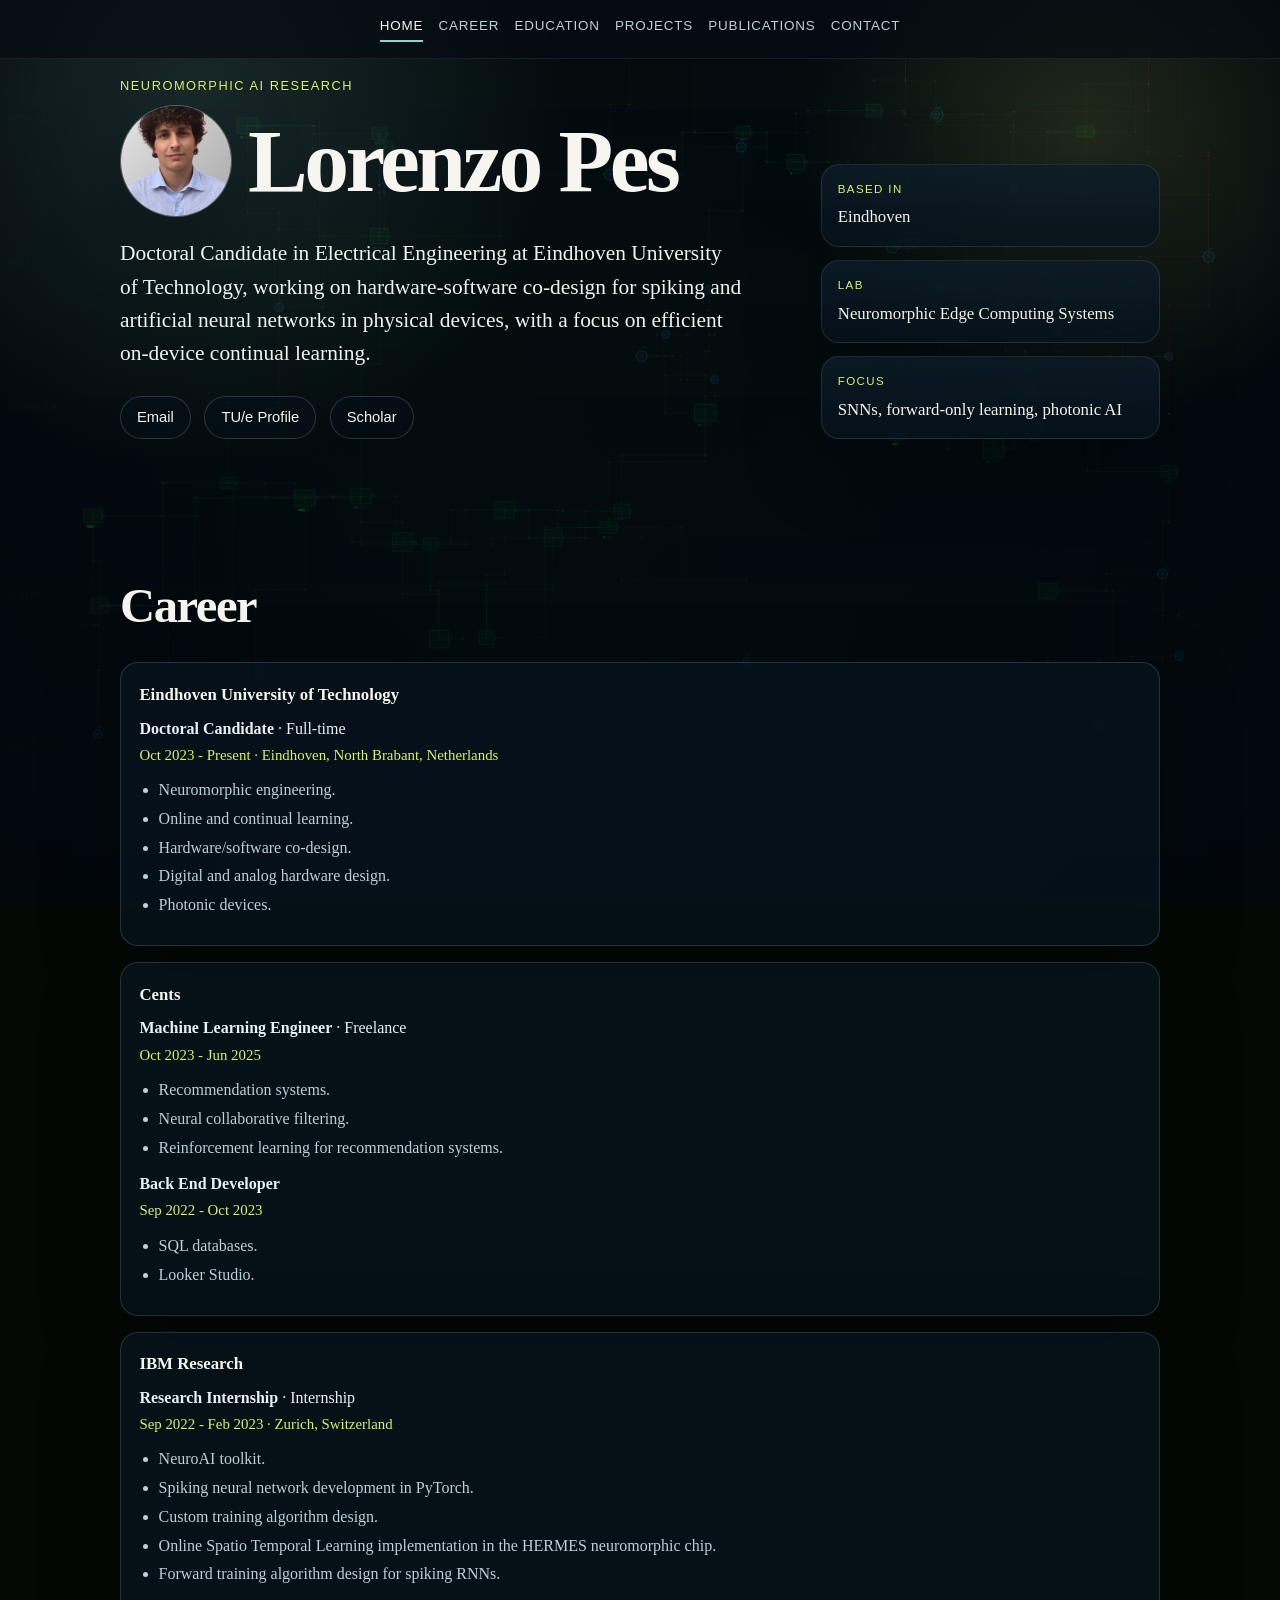
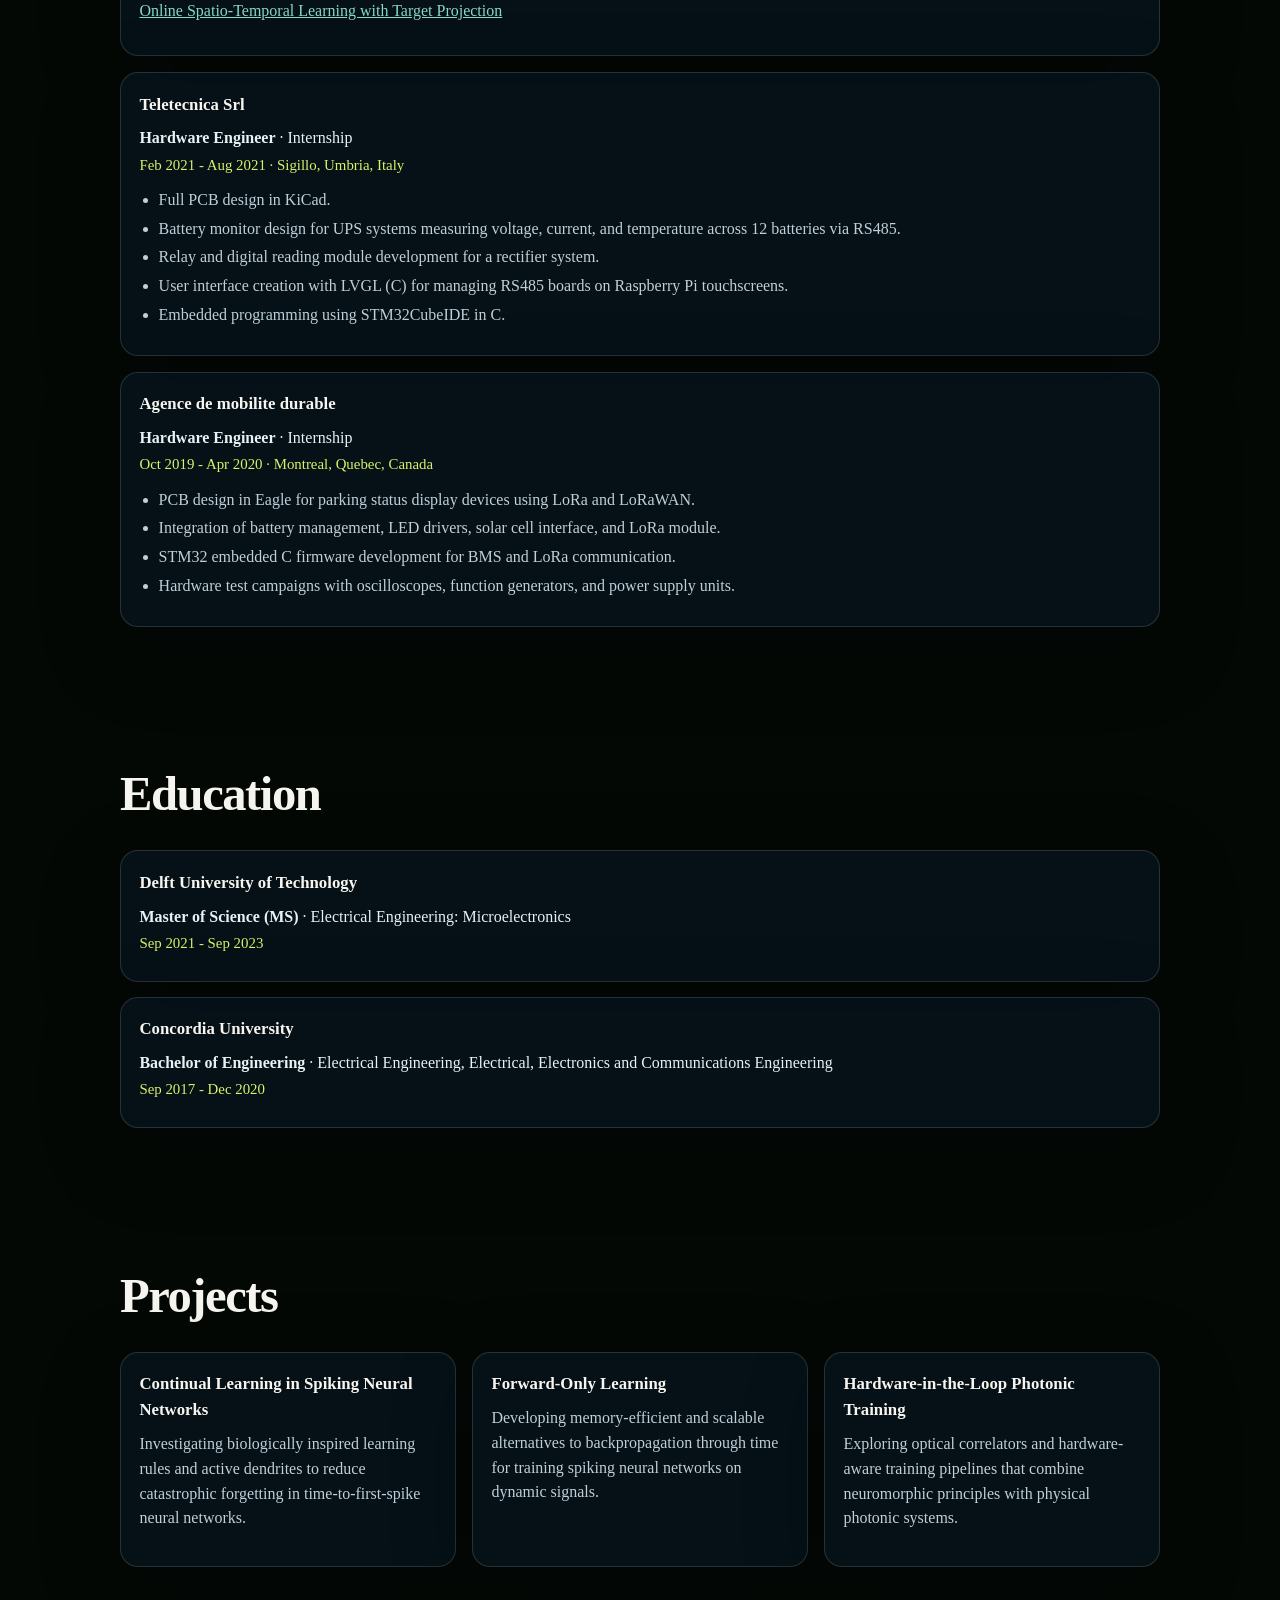
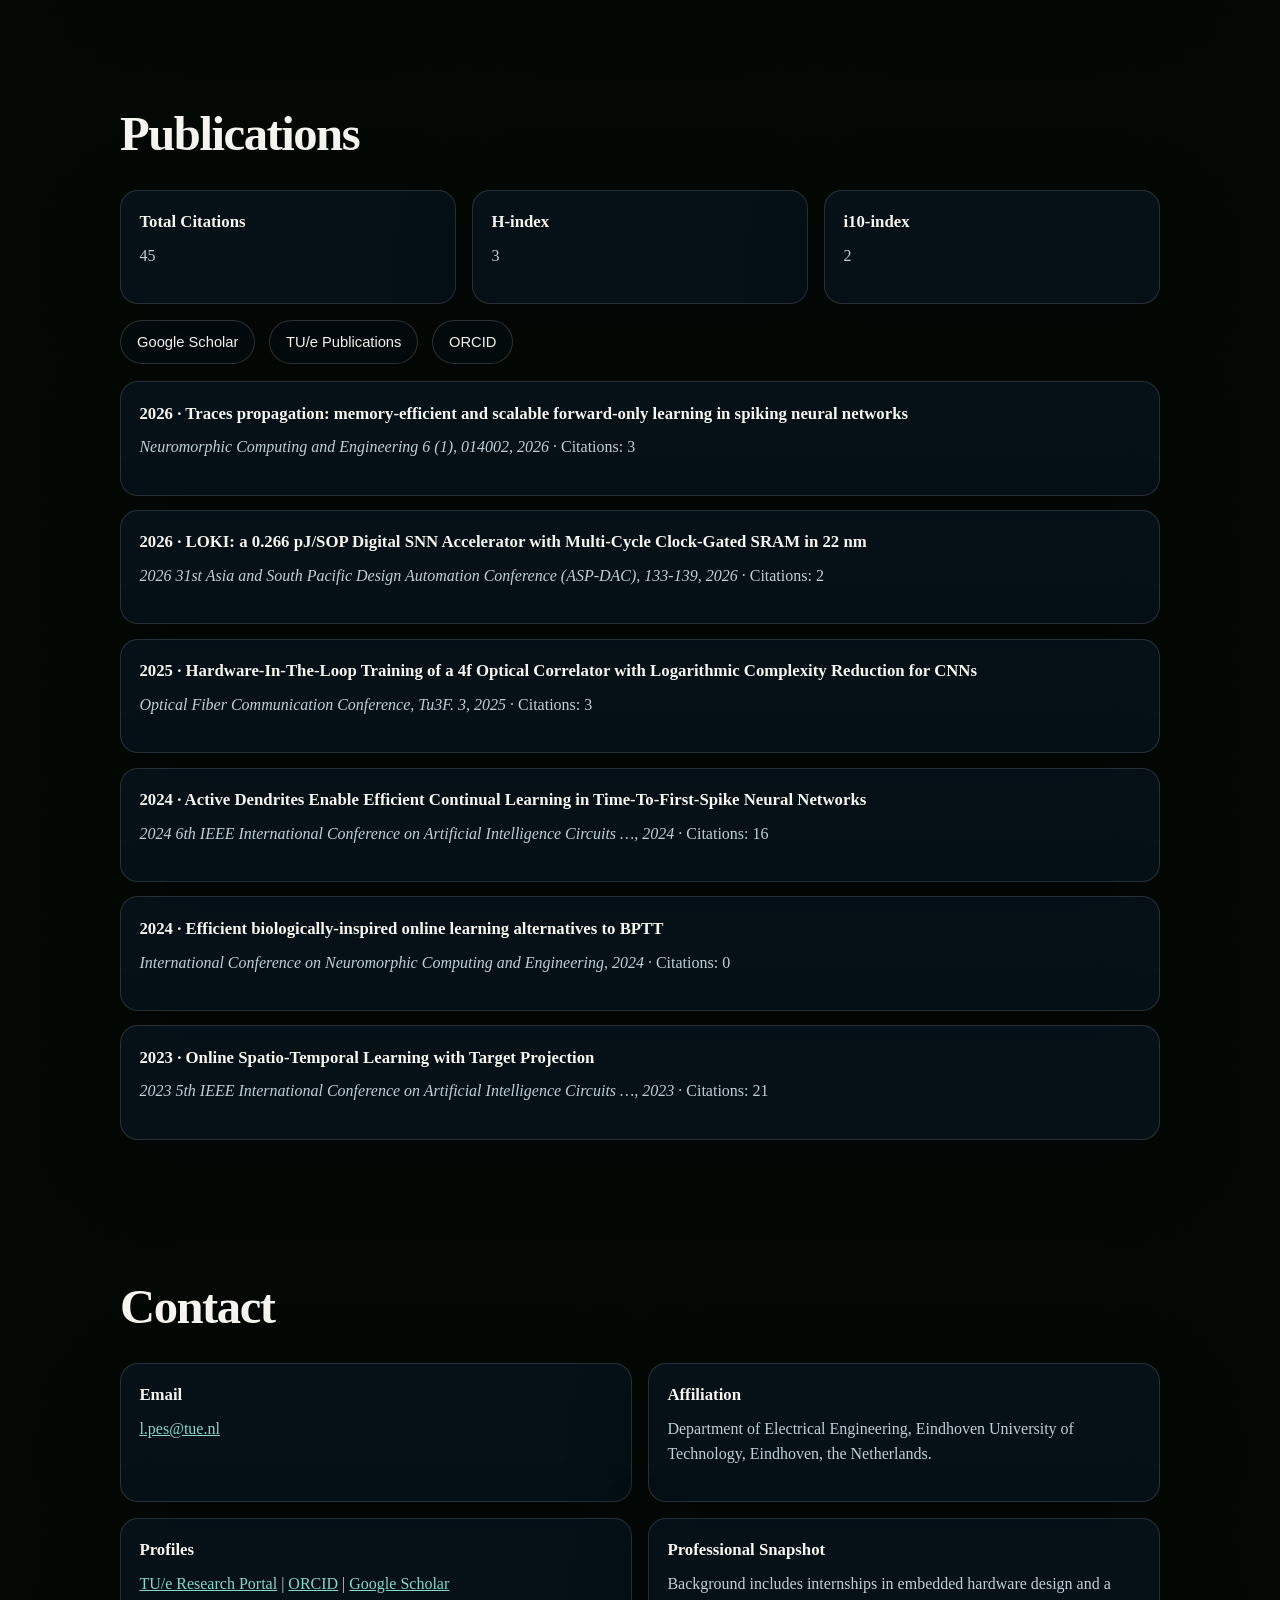
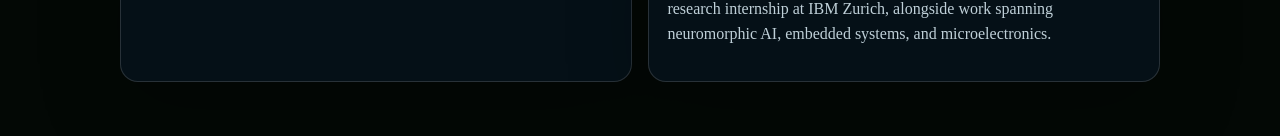
<file: index.html>
<!DOCTYPE html>
<html lang="en">
<head>
  <meta charset="UTF-8">
  <meta name="viewport" content="width=device-width, initial-scale=1.0">
  <title>Lorenzo Pes | Researcher</title>
  <meta name="description" content="Website for Lorenzo Pes, doctoral candidate in Electrical Engineering at Eindhoven University of Technology.">
  <link rel="stylesheet" href="style.css">
</head>
<body>
  <iframe class="neural-desktop" src="neural_bg.html" title="Animated neural background" aria-hidden="true" tabindex="-1"></iframe>
  <div class="global-overlay" aria-hidden="true"></div>

  <header class="topbar">
    <button class="menu-toggle" aria-expanded="false" aria-controls="main-nav">Menu</button>
    <nav id="main-nav" class="main-nav" aria-label="Primary navigation">
      <a href="#home">Home</a>
      <a href="#career">Career</a>
      <a href="#education">Education</a>
      <a href="#projects">Projects</a>
      <a href="#publications">Publications</a>
      <a href="#contacts">Contact</a>
    </nav>
  </header>

  <main>
    <section id="home" class="panel">
      <div class="content">
        <div class="hero-layout">
          <div class="hero-copy">
            <p class="eyebrow">Neuromorphic AI Research</p>
            <div class="hero-identity">
              <img class="profile-photo" src="profile_pic_2.jpeg" alt="Portrait of Lorenzo Pes">
              <h1>Lorenzo Pes</h1>
            </div>
            <p class="lead">Doctoral Candidate in Electrical Engineering at Eindhoven University of Technology, working on hardware-software co-design for spiking and artificial neural networks in physical devices, with a focus on efficient on-device continual learning.</p>
            <div class="hero-links">
              <a href="mailto:l.pes@tue.nl">Email</a>
              <a data-profile-link="tue" href="#">TU/e Profile</a>
              <a data-profile-link="scholar" href="#">Scholar</a>
            </div>
          </div>
          <aside class="hero-aside">
            <div class="hero-panel">
              <p class="hero-label">Based In</p>
              <p class="hero-value">Eindhoven</p>
            </div>
            <div class="hero-panel">
              <p class="hero-label">Lab</p>
              <p class="hero-value">Neuromorphic Edge Computing Systems</p>
            </div>
            <div class="hero-panel">
              <p class="hero-label">Focus</p>
              <p class="hero-value">SNNs, forward-only learning, photonic AI</p>
            </div>
          </aside>
        </div>
      </div>
    </section>

    <section id="career" class="panel">
      <div class="content">
        <h2>Career</h2>
        <div class="list career-list">
          <article class="list-item career-item">
            <h3>Eindhoven University of Technology</h3>
            <p class="career-role"><strong>Doctoral Candidate</strong> · Full-time</p>
            <p class="career-meta">Oct 2023 - Present · Eindhoven, North Brabant, Netherlands</p>
            <ul>
              <li>Neuromorphic engineering.</li>
              <li>Online and continual learning.</li>
              <li>Hardware/software co-design.</li>
              <li>Digital and analog hardware design.</li>
              <li>Photonic devices.</li>
            </ul>
          </article>

          <article class="list-item career-item">
            <h3>Cents</h3>
            <p class="career-role"><strong>Machine Learning Engineer</strong> · Freelance</p>
            <p class="career-meta">Oct 2023 - Jun 2025</p>
            <ul>
              <li>Recommendation systems.</li>
              <li>Neural collaborative filtering.</li>
              <li>Reinforcement learning for recommendation systems.</li>
            </ul>
            <p class="career-role"><strong>Back End Developer</strong></p>
            <p class="career-meta">Sep 2022 - Oct 2023</p>
            <ul>
              <li>SQL databases.</li>
              <li>Looker Studio.</li>
            </ul>
          </article>

          <article class="list-item career-item">
            <h3>IBM Research</h3>
            <p class="career-role"><strong>Research Internship</strong> · Internship</p>
            <p class="career-meta">Sep 2022 - Feb 2023 · Zurich, Switzerland</p>
            <ul>
              <li>NeuroAI toolkit.</li>
              <li>Spiking neural network development in PyTorch.</li>
              <li>Custom training algorithm design.</li>
              <li>Online Spatio Temporal Learning implementation in the HERMES neuromorphic chip.</li>
              <li>Forward training algorithm design for spiking RNNs.</li>
            </ul>
            <p><a href="https://research.ibm.com/publications/online-spatio-temporal-learning-with-target-projection">Online Spatio-Temporal Learning with Target Projection</a></p>
          </article>

          <article class="list-item career-item">
            <h3>Teletecnica Srl</h3>
            <p class="career-role"><strong>Hardware Engineer</strong> · Internship</p>
            <p class="career-meta">Feb 2021 - Aug 2021 · Sigillo, Umbria, Italy</p>
            <ul>
              <li>Full PCB design in KiCad.</li>
              <li>Battery monitor design for UPS systems measuring voltage, current, and temperature across 12 batteries via RS485.</li>
              <li>Relay and digital reading module development for a rectifier system.</li>
              <li>User interface creation with LVGL (C) for managing RS485 boards on Raspberry Pi touchscreens.</li>
              <li>Embedded programming using STM32CubeIDE in C.</li>
            </ul>
          </article>

          <article class="list-item career-item">
            <h3>Agence de mobilite durable</h3>
            <p class="career-role"><strong>Hardware Engineer</strong> · Internship</p>
            <p class="career-meta">Oct 2019 - Apr 2020 · Montreal, Quebec, Canada</p>
            <ul>
              <li>PCB design in Eagle for parking status display devices using LoRa and LoRaWAN.</li>
              <li>Integration of battery management, LED drivers, solar cell interface, and LoRa module.</li>
              <li>STM32 embedded C firmware development for BMS and LoRa communication.</li>
              <li>Hardware test campaigns with oscilloscopes, function generators, and power supply units.</li>
            </ul>
          </article>
        </div>
      </div>
    </section>

    <section id="education" class="panel">
      <div class="content">
        <h2>Education</h2>
        <div class="list">
          <article class="list-item career-item">
            <h3>Delft University of Technology</h3>
            <p class="career-role"><strong>Master of Science (MS)</strong> · Electrical Engineering: Microelectronics</p>
            <p class="career-meta">Sep 2021 - Sep 2023</p>
          </article>
          <article class="list-item career-item">
            <h3>Concordia University</h3>
            <p class="career-role"><strong>Bachelor of Engineering</strong> · Electrical Engineering, Electrical, Electronics and Communications Engineering</p>
            <p class="career-meta">Sep 2017 - Dec 2020</p>
          </article>
        </div>
      </div>
    </section>

    <section id="projects" class="panel">
      <div class="content">
        <h2>Projects</h2>
        <div class="card-grid">
          <article class="card">
            <h3>Continual Learning in Spiking Neural Networks</h3>
            <p>Investigating biologically inspired learning rules and active dendrites to reduce catastrophic forgetting in time-to-first-spike neural networks.</p>
          </article>
          <article class="card">
            <h3>Forward-Only Learning</h3>
            <p>Developing memory-efficient and scalable alternatives to backpropagation through time for training spiking neural networks on dynamic signals.</p>
          </article>
          <article class="card">
            <h3>Hardware-in-the-Loop Photonic Training</h3>
            <p>Exploring optical correlators and hardware-aware training pipelines that combine neuromorphic principles with physical photonic systems.</p>
          </article>
        </div>
      </div>
    </section>

    <section id="publications" class="panel">
      <div class="content">
        <h2>Publications</h2>
        <div class="card-grid three-up publication-metrics" id="publication-metrics">
          <article class="card">
            <h3>Total Citations</h3>
            <p>Loading...</p>
          </article>
          <article class="card">
            <h3>H-index</h3>
            <p>Loading...</p>
          </article>
          <article class="card">
            <h3>i10-index</h3>
            <p>Loading...</p>
          </article>
        </div>
        <div class="hero-links publication-links">
          <a data-profile-link="scholar" href="#">Google Scholar</a>
          <a data-profile-link="tue" href="#">TU/e Publications</a>
          <a data-profile-link="orcid" href="#">ORCID</a>
        </div>
        <div class="list" id="publication-list">
          <article class="list-item">
            <h3>Loading publications...</h3>
            <p>Please wait while the latest records are fetched.</p>
          </article>
        </div>
      </div>
    </section>

    <section id="contacts" class="panel">
      <div class="content">
        <h2>Contact</h2>
        <div class="card-grid two-up">
          <article class="card">
            <h3>Email</h3>
            <p><a href="mailto:l.pes@tue.nl">l.pes@tue.nl</a></p>
          </article>
          <article class="card">
            <h3>Affiliation</h3>
            <p>Department of Electrical Engineering, Eindhoven University of Technology, Eindhoven, the Netherlands.</p>
          </article>
          <article class="card">
            <h3>Profiles</h3>
            <p><a data-profile-link="tue" href="#">TU/e Research Portal</a> | <a data-profile-link="orcid" href="#">ORCID</a> | <a data-profile-link="scholar" href="#">Google Scholar</a></p>
          </article>
          <article class="card">
            <h3>Professional Snapshot</h3>
            <p>Background includes internships in embedded hardware design and a research internship at IBM Zurich, alongside work spanning neuromorphic AI, embedded systems, and microelectronics.</p>
          </article>
        </div>
      </div>
    </section>
  </main>

  <script>
    const menuToggle = document.querySelector('.menu-toggle');
    const nav = document.querySelector('.main-nav');
    const links = [...document.querySelectorAll('.main-nav a')];
    const sections = [...document.querySelectorAll('main section')];
    const publicationList = document.querySelector('#publication-list');
    const publicationMetrics = document.querySelector('#publication-metrics');
    const profileLinks = [...document.querySelectorAll('[data-profile-link]')];

    menuToggle.addEventListener('click', () => {
      const expanded = menuToggle.getAttribute('aria-expanded') === 'true';
      menuToggle.setAttribute('aria-expanded', String(!expanded));
      nav.classList.toggle('open');
    });

    links.forEach((link) => {
      link.addEventListener('click', () => {
        nav.classList.remove('open');
        menuToggle.setAttribute('aria-expanded', 'false');
      });
    });

    const observer = new IntersectionObserver((entries) => {
      entries.forEach((entry) => {
        if (!entry.isIntersecting) return;
        const id = entry.target.getAttribute('id');
        links.forEach((link) => {
          const active = link.getAttribute('href') === `#${id}`;
          link.classList.toggle('active', active);
        });
      });
    }, { rootMargin: '0px 0px -50% 0px', threshold: 0 });

    sections.forEach((section) => observer.observe(section));

    const scholarDataUrl = './data/scholar.json';
    const scholarSearchUrl = 'https://scholar.google.com/scholar?q=%22Lorenzo%20Pes%22';
    const tueProfileUrl = 'https://research.tue.nl/en/persons/lorenzo-pes';
    const orcidUrl = 'https://orcid.org/0000-0002-8151-9327';
    const fallbackProfile = {
      scholar_url: scholarSearchUrl,
      tue_url: tueProfileUrl,
      orcid: orcidUrl
    };
    const fallbackPublications = [
      {
        year: 2024,
        title: 'Online Spatio-Temporal Learning with Target Projection',
        venue: 'IBM Research',
        citations: null,
        url: 'https://research.ibm.com/publications/online-spatio-temporal-learning-with-target-projection'
      }
    ];

    const formatNumber = (value) => new Intl.NumberFormat('en-US').format(value || 0);

    const setProfileLinks = (profile) => {
      const linksByType = {
        scholar: profile?.scholar_url || scholarSearchUrl,
        tue: profile?.tue_url || tueProfileUrl,
        orcid: profile?.orcid || orcidUrl
      };

      profileLinks.forEach((link) => {
        const profileType = link.dataset.profileLink;
        const href = linksByType[profileType];
        if (href) link.href = href;
      });
    };

    setProfileLinks(fallbackProfile);

    const setMetrics = (profile, hasLiveMetrics = false) => {
      if (!publicationMetrics) return;
      const metrics = [
        { label: 'Total Citations', value: hasLiveMetrics ? formatNumber(profile?.citedby) : 'Profile link' },
        { label: 'H-index', value: hasLiveMetrics ? String(profile?.hindex ?? 0) : 'Profile link' },
        { label: 'i10-index', value: hasLiveMetrics ? String(profile?.i10index ?? 0) : 'Profile link' }
      ];

      publicationMetrics.innerHTML = metrics.map((metric) => `
        <article class="card">
          <h3>${metric.label}</h3>
          <p>${metric.value}</p>
        </article>
      `).join('');
    };

    const renderPublications = (works) => {
      if (!publicationList) return;
      if (!works.length) {
        publicationList.innerHTML = `
          <article class="list-item">
            <h3>No publications found</h3>
            <p>Try the Google Scholar link above for the latest list.</p>
          </article>
        `;
        return;
      }

      publicationList.innerHTML = works.map((work) => {
        const year = work.year || 'n.d.';
        const title = work.title || 'Untitled';
        const venue = work.venue || 'Venue not specified';
        const citations = work.citations;
        const url = work.url;
        const citationsText = citations == null ? 'Citations unavailable' : `Citations: ${formatNumber(citations)}`;

        return `
          <article class="list-item">
            <h3>${year} · ${title}</h3>
            <p><em>${venue}</em> · ${citationsText}</p>
            ${url ? `<p><a href="${url}">View publication</a></p>` : ''}
          </article>
        `;
      }).join('');
    };

    const renderPublicationError = () => {
      if (!publicationList || !publicationMetrics) return;
      publicationMetrics.innerHTML = `
        <article class="card"><h3>Total Citations</h3><p>Unavailable</p></article>
        <article class="card"><h3>H-index</h3><p>Unavailable</p></article>
        <article class="card"><h3>i10-index</h3><p>Unavailable</p></article>
      `;
      publicationList.innerHTML = `
        <article class="list-item">
          <h3>Scholar snapshot unavailable</h3>
          <p>The profile links above are still available for direct access.</p>
        </article>
      `;
    };

    const loadPublications = async () => {
      try {
        const response = await fetch(`${scholarDataUrl}?v=${Date.now()}`, { cache: 'no-store' });
        if (!response.ok) throw new Error('Failed to load Scholar snapshot');
        const scholarData = await response.json();

        const publications = Array.isArray(scholarData.publications) && scholarData.publications.length
          ? scholarData.publications
          : fallbackPublications;
        const hasLiveMetrics = Boolean(
          scholarData?.generated_at &&
          scholarData?.profile &&
          ['citedby', 'hindex', 'i10index'].some((key) => scholarData.profile[key] != null)
        );

        setMetrics(scholarData.profile || fallbackProfile, hasLiveMetrics);
        setProfileLinks(scholarData.profile || fallbackProfile);
        renderPublications(publications);
      } catch (error) {
        setMetrics(fallbackProfile, false);
        setProfileLinks(fallbackProfile);
        renderPublications(fallbackPublications);
      }
    };

    loadPublications();
  </script>
</body>
</html>
</file>
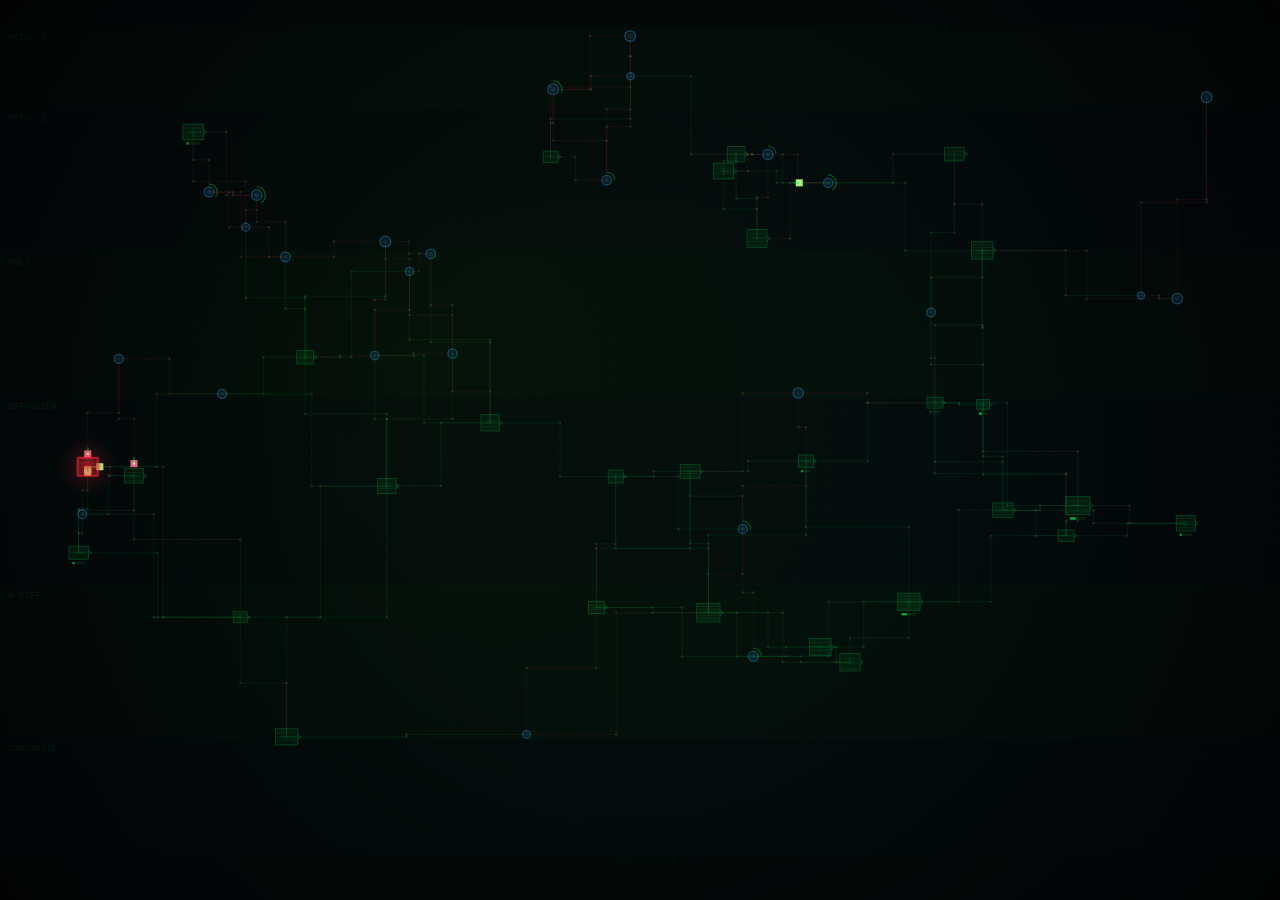
<file: neural_bg.html>
<!DOCTYPE html>
<html lang="en">
<head>
<meta charset="UTF-8">
<style>
  * { margin: 0; padding: 0; box-sizing: border-box; }
  html, body { width: 100%; height: 100%; overflow: hidden; background: #030805; }
  canvas { display: block; position: fixed; inset: 0; width: 100%; height: 100%; }
  .content { position: relative; z-index: 10; height: 100vh; pointer-events: none; }
</style>
</head>
<body>
<canvas id="c"></canvas>
<div class="content"></div>
<script>
// ═══════════════════════════════════════════════════════════════════
//  NEUROMORPHIC CIRCUIT BACKGROUND
//  Cortical topology rendered as silicon / PCB aesthetic:
//  - IC chip pads for pyramidal cells
//  - Via holes for interneurons
//  - Manhattan-routed PCB traces for axons
//  - Square-wave spikes, capacitor charge bars
//  - Silicon process layer bands (M1, M2, Poly, Diffusion)
//  - Nodes-of-Ranvier as bright junction dots
// ═══════════════════════════════════════════════════════════════════

const canvas = document.getElementById('c');
const ctx    = canvas.getContext('2d');
let W, H;

// ── Palette ───────────────────────────────────────────────────
const P = {
  bg:          '#030805',
  gridLine:    'rgba(0,255,65,0.03)',
  layerBand0:  'rgba(0,255,65,0.018)',
  layerBand1:  'rgba(0,150,255,0.013)',
  traceExc:    [0,   220,  80],   // excitatory trace: PCB green
  traceInh:    [255,  50,  80],   // inhibitory: red reset line
  traceLong:   [40,  160, 255],   // long-range: metal-2 blue
  padPyra:     [0,   200,  70],   // pyramidal chip pad
  padInter:    [40,  180, 255],   // interneuron via
  padRefract:  [255,  40,  60],   // refractory (discharged)
  pulseExc:    [180, 255, 120],   // excitatory spike head
  pulseInh:    [255, 100, 130],   // inhibitory spike head
  pulseTrail:  [0,   255,  80],   // fading trace
  gateGlow:    [0,   255,  80],   // transistor gate glow
  interGlow:   [80,  200, 255],
  capCharge:   [0,   230,  80],
  scopeWave:   [0,   255,  80],
  junctionDot: [200, 255, 150],
  labelCol:    'rgba(0,255,65,0.18)',
  etchLine:    'rgba(0,255,65,0.07)',
  viaRing:     'rgba(40,180,255,0.5)',
};

// ── Cortical / silicon process layers ─────────────────────────
const LAYER_DEFS = [
  { name:'M2',   label:'METAL-2',    yFrac:[0.03,0.12], density:0.25, pyraFrac:0.2  },
  { name:'M1',   label:'METAL-1',    yFrac:[0.12,0.28], density:0.9,  pyraFrac:0.65 },
  { name:'POLY', label:'POLY',       yFrac:[0.28,0.44], density:0.75, pyraFrac:0.15 },
  { name:'DIFF', label:'DIFFUSION',  yFrac:[0.44,0.65], density:1.0,  pyraFrac:0.8  },
  { name:'NDIF', label:'N-DIFF',     yFrac:[0.65,0.82], density:0.55, pyraFrac:0.55 },
  { name:'SUB',  label:'SUBSTRATE',  yFrac:[0.82,0.95], density:0.12, pyraFrac:0.0  },
];

const TOTAL_NEURONS = 72;
const SPEED         = 0.0012;
const REFRACTORY    = 48;

let neurons = [], edges = [], traceSegs = [];
let bgGrad  = null, gridCanvas = null;

// ── Build graph ────────────────────────────────────────────────
function buildGraph() {
  neurons=[]; edges=[]; traceSegs=[]; bgGrad=null;

  LAYER_DEFS.forEach((layer, li) => {
    if (layer.name==='SUB') return;
    const yMin=H*layer.yFrac[0], yMax=H*layer.yFrac[1];
    const count=Math.round(TOTAL_NEURONS*layer.density/4.5);
    for (let i=0; i<count; i++) {
      const isPyra = Math.random()<layer.pyraFrac;
      const r      = isPyra ? 5+Math.random()*3.5 : 3.5+Math.random()*2;
      neurons.push({
        id:      neurons.length,
        x:       W*0.04+Math.random()*(W*0.92),
        y:       yMin+Math.random()*(yMax-yMin),
        r, isPyra, layer: li,
        v:       Math.random()*0.2,
        refract: 0,
        glow:    0,
        thresh:  isPyra ? 0.60+Math.random()*0.12 : 0.55+Math.random()*0.10,
        leak:    0.00042+Math.random()*0.0004,
        // chip-pad geometry
        padW:    isPyra ? r*2.4+Math.random()*4 : r*2,
        padH:    isPyra ? r*2.0+Math.random()*3 : r*2,
        // etched internal pattern seed
        etchSeed: Math.random(),
        // capacitor charge history for scope
        vHistory: new Float32Array(24),
        vCursor:  0,
      });
    }
  });

  // Manhattan-routed connections
  neurons.forEach(ni => {
    const candidates = neurons
      .filter(nj=>nj.id!==ni.id)
      .map(nj=>({nj, d:Math.hypot(nj.x-ni.x,nj.y-ni.y), dL:Math.abs(nj.layer-ni.layer)}))
      .filter(e=> ni.isPyra ? e.d<W*0.42&&e.dL<=3 : e.d<W*0.18&&e.dL<=2)
      .sort((a,b)=>a.d-b.d);

    const k = ni.isPyra ? 3+Math.floor(Math.random()*4) : 2+Math.floor(Math.random()*3);
    for (let c=0; c<Math.min(k,candidates.length); c++) {
      const {nj,d,dL}=candidates[c];
      if (edges.find(e=>(e.a===ni.id&&e.b===nj.id)||(e.a===nj.id&&e.b===ni.id))) continue;
      const seg = makeManhattanRoute(ni.x,ni.y,nj.x,nj.y);
      edges.push({
        a:ni.id, b:nj.id,
        w: ni.isPyra ? 0.18+Math.random()*0.18 : 0.08+Math.random()*0.10,
        excitatory: ni.isPyra,
        longRange: d>W*0.24,
        pulses:[],
        route: seg,       // pre-baked Manhattan path
        routeLen: seg.totalLen,
      });
    }
  });
}

// ── Manhattan routing ──────────────────────────────────────────
// Route: ax,ay → corner → bx,by using 2 segments (H then V, or V then H)
// With slight jog for style
function makeManhattanRoute(ax,ay,bx,by) {
  const dx=bx-ax, dy=by-ay;
  // choose H-then-V or V-then-H based on longer axis
  let pts;
  if (Math.abs(dx)>Math.abs(dy)) {
    // go horizontal first, add small jog
    const jog = (Math.random()-0.5)*Math.min(Math.abs(dy)*0.3, 20);
    const mx = ax+dx*0.5+jog;
    pts = [{x:ax,y:ay},{x:mx,y:ay},{x:mx,y:by},{x:bx,y:by}];
  } else {
    const jog = (Math.random()-0.5)*Math.min(Math.abs(dx)*0.3, 20);
    const my = ay+dy*0.5+jog;
    pts = [{x:ax,y:ay},{x:ax,y:my},{x:bx,y:my},{x:bx,y:by}];
  }
  // compute cumulative lengths
  let totalLen=0;
  const segs=[];
  for (let i=0;i<pts.length-1;i++) {
    const segLen=Math.hypot(pts[i+1].x-pts[i].x, pts[i+1].y-pts[i].y);
    segs.push({x0:pts[i].x,y0:pts[i].y,x1:pts[i+1].x,y1:pts[i+1].y,len:segLen,cumStart:totalLen});
    totalLen+=segLen;
  }
  return {segs, totalLen, pts};
}

function routePoint(route, t) {
  const dist=t*route.totalLen;
  for (const seg of route.segs) {
    if (dist<=seg.cumStart+seg.len+0.001) {
      const localT=(dist-seg.cumStart)/Math.max(seg.len,0.0001);
      return {
        x: seg.x0+(seg.x1-seg.x0)*localT,
        y: seg.y0+(seg.y1-seg.y0)*localT,
      };
    }
  }
  const last=route.segs[route.segs.length-1];
  return {x:last.x1,y:last.y1};
}

// ── Fire ────────────────────────────────────────────────────────
function fireNeuron(id) {
  const n=neurons[id];
  n.v=0; n.refract=REFRACTORY; n.glow=1.0;
  edges.forEach(e=>{
    if (e.a===id) e.pulses.push({t:0,w:e.w,excitatory:e.excitatory});
  });
}

// ── Spontaneous drive ────────────────────────────────────────────
function externalDrive(dt) {
  neurons.forEach(n=>{
    if (n.refract>0) return;
    const prob=(n.layer===1||n.layer===3) ? 0.00075 : 0.00028;
    if (Math.random()<prob*dt) n.v=Math.min(1,n.v+0.35+Math.random()*0.15);
  });
}

// ═══════════════════════════════════════════════════════════════
//  DRAW HELPERS
// ═══════════════════════════════════════════════════════════════

// Pre-bake static grid to offscreen canvas
function buildGrid() {
  gridCanvas=document.createElement('canvas');
  gridCanvas.width=W; gridCanvas.height=H;
  const gc=gridCanvas.getContext('2d');
  // fine dot grid
  gc.fillStyle=P.gridLine;
  for (let x=0;x<W;x+=18) {
    for (let y=0;y<H;y+=18) {
      gc.fillRect(x,y,1,1);
    }
  }
}

function drawLayerBands() {
  LAYER_DEFS.forEach((layer,li)=>{
    const y0=H*layer.yFrac[0], y1=H*layer.yFrac[1];
    ctx.fillStyle=li%2===0?P.layerBand0:P.layerBand1;
    ctx.fillRect(0,y0,W,y1-y0);
    // layer label
    ctx.fillStyle=P.labelCol;
    ctx.font=`500 9px "Courier New", monospace`;
    ctx.fillText(layer.label, 8, y0+13);
    // top border rule
    ctx.beginPath();
    ctx.moveTo(0,y0); ctx.lineTo(W,y0);
    ctx.strokeStyle='rgba(0,255,65,0.06)';
    ctx.lineWidth=0.5; ctx.stroke();
  });
}

function drawTrace(e) {
  const col = e.longRange ? P.traceLong : (e.excitatory ? P.traceExc : P.traceInh);
  const alpha = e.longRange ? 0.07 : 0.09;
  const lw    = e.longRange ? 0.9 : 1.0;

  ctx.strokeStyle=`rgba(${col[0]},${col[1]},${col[2]},${alpha})`;
  ctx.lineWidth=lw;
  ctx.beginPath();
  const pts=e.route.pts;
  ctx.moveTo(pts[0].x,pts[0].y);
  for (let i=1;i<pts.length;i++) ctx.lineTo(pts[i].x,pts[i].y);
  ctx.stroke();

  // junction dots at corners
  for (let i=1;i<pts.length-1;i++) {
    const p=pts[i];
    ctx.beginPath(); ctx.arc(p.x,p.y,1.2,0,Math.PI*2);
    ctx.fillStyle=`rgba(${P.junctionDot[0]},${P.junctionDot[1]},${P.junctionDot[2]},0.12)`;
    ctx.fill();
  }
}

function drawPulse(e,p) {
  const pos=routePoint(e.route,p.t);
  const col=p.excitatory ? P.pulseExc : P.pulseInh;

  // leading edge: square-wave bright front
  const r=3.5;
  ctx.beginPath();
  ctx.rect(pos.x-r,pos.y-r,r*2,r*2);
  ctx.fillStyle=`rgba(${col[0]},${col[1]},${col[2]},0.95)`;
  ctx.fill();

  // bright core pixel
  ctx.fillStyle='#ffffff';
  ctx.fillRect(pos.x-1,pos.y-1,2,2);

  // fading trail — draw back along route
  const trailLen=0.06;
  const steps=10;
  for (let s=1;s<=steps;s++) {
    const tt=Math.max(0,p.t-trailLen*(s/steps));
    const tp=routePoint(e.route,tt);
    const a=(1-s/steps)*0.35;
    ctx.fillStyle=`rgba(${P.pulseTrail[0]},${P.pulseTrail[1]},${P.pulseTrail[2]},${a.toFixed(2)})`;
    ctx.fillRect(tp.x-1,tp.y-1,2,2);
  }

  // Ranvier node flash: brighten at ~20% intervals
  const nodePhase=(p.t*6)%1;
  if (nodePhase<0.15) {
    ctx.beginPath(); ctx.arc(pos.x,pos.y,5+nodePhase*8,0,Math.PI*2);
    const ng=ctx.createRadialGradient(pos.x,pos.y,0,pos.x,pos.y,8);
    ng.addColorStop(0,`rgba(${col[0]},${col[1]},${col[2]},0.7)`);
    ng.addColorStop(1,`rgba(${col[0]},${col[1]},${col[2]},0)`);
    ctx.fillStyle=ng; ctx.fill();
  }
}

// Draw IC chip pad (pyramidal neuron)
function drawChipPad(n) {
  const ref=n.refract>0;
  const col=ref ? P.padRefract : P.padPyra;
  const glowCol=ref ? P.padRefract : P.gateGlow;
  const hw=n.padW/2, hh=n.padH/2;

  // spike halo
  if (n.glow>0.01) {
    const hr=Math.max(hw,hh)+22*n.glow;
    const hg=ctx.createRadialGradient(n.x,n.y,2,n.x,n.y,hr);
    hg.addColorStop(0,  `rgba(${glowCol[0]},${glowCol[1]},${glowCol[2]},${(n.glow*0.55).toFixed(2)})`);
    hg.addColorStop(0.4,`rgba(${glowCol[0]},${glowCol[1]},${glowCol[2]},${(n.glow*0.12).toFixed(2)})`);
    hg.addColorStop(1,  `rgba(${glowCol[0]},${glowCol[1]},${glowCol[2]},0)`);
    ctx.beginPath(); ctx.arc(n.x,n.y,hr,0,Math.PI*2);
    ctx.fillStyle=hg; ctx.fill();
  }

  // pad background fill
  ctx.fillStyle=`rgba(${col[0]},${col[1]},${col[2]},${ref?0.12:0.07+n.v*0.08})`;
  ctx.fillRect(n.x-hw,n.y-hh,n.padW,n.padH);

  // etched internal pattern — cross-hatch lines inside pad
  const eAlpha=P.etchLine;
  ctx.save();
  ctx.beginPath(); ctx.rect(n.x-hw+1,n.y-hh+1,n.padW-2,n.padH-2);
  ctx.clip();
  ctx.strokeStyle=`rgba(${col[0]},${col[1]},${col[2]},${ref?0.3:0.18+n.glow*0.15})`;
  ctx.lineWidth=0.5;
  // horizontal etch lines
  const step=Math.max(3,Math.round(3+n.etchSeed*3));
  for (let dy=-hh;dy<hh;dy+=step) {
    ctx.beginPath(); ctx.moveTo(n.x-hw,n.y+dy); ctx.lineTo(n.x+hw,n.y+dy);
    ctx.stroke();
  }
  // center cross
  ctx.lineWidth=0.7;
  ctx.beginPath(); ctx.moveTo(n.x-hw*0.5,n.y); ctx.lineTo(n.x+hw*0.5,n.y); ctx.stroke();
  ctx.beginPath(); ctx.moveTo(n.x,n.y-hh*0.5); ctx.lineTo(n.x,n.y+hh*0.5); ctx.stroke();
  ctx.restore();

  // gate symbol: small transistor notch on right edge
  const gx=n.x+hw, gy=n.y;
  ctx.beginPath();
  ctx.moveTo(gx,gy-hh*0.3); ctx.lineTo(gx+3,gy); ctx.lineTo(gx,gy+hh*0.3);
  ctx.strokeStyle=`rgba(${col[0]},${col[1]},${col[2]},${0.35+n.glow*0.55})`;
  ctx.lineWidth=1; ctx.stroke();

  // pad border
  ctx.strokeStyle=`rgba(${col[0]},${col[1]},${col[2]},${ref?0.55:0.28+n.glow*0.6})`;
  ctx.lineWidth=0.9+n.glow*1.4;
  ctx.strokeRect(n.x-hw,n.y-hh,n.padW,n.padH);

  // capacitor charge bar (membrane potential meter)
  if (!ref && n.v>0.05) {
    const barW=n.padW*0.65, barH=2.5;
    const bx=n.x-barW/2, by=n.y+hh+2.5;
    // background track
    ctx.fillStyle=`rgba(${col[0]},${col[1]},${col[2]},0.12)`;
    ctx.fillRect(bx,by,barW,barH);
    // fill
    const cc=P.capCharge;
    ctx.fillStyle=`rgba(${cc[0]},${cc[1]},${cc[2]},${0.5+n.v*0.4})`;
    ctx.fillRect(bx,by,barW*n.v,barH);
  }
}

// Draw via hole (interneuron)
function drawVia(n) {
  const ref=n.refract>0;
  const col=ref ? P.padRefract : P.padInter;
  const glowCol=ref ? P.padRefract : P.interGlow;

  if (n.glow>0.01) {
    const hr=n.r+20*n.glow;
    const hg=ctx.createRadialGradient(n.x,n.y,0,n.x,n.y,hr);
    hg.addColorStop(0,  `rgba(${glowCol[0]},${glowCol[1]},${glowCol[2]},${(n.glow*0.5).toFixed(2)})`);
    hg.addColorStop(1,  `rgba(${glowCol[0]},${glowCol[1]},${glowCol[2]},0)`);
    ctx.beginPath(); ctx.arc(n.x,n.y,hr,0,Math.PI*2);
    ctx.fillStyle=hg; ctx.fill();
  }

  // outer annular ring
  ctx.beginPath(); ctx.arc(n.x,n.y,n.r,0,Math.PI*2);
  ctx.strokeStyle=`rgba(${col[0]},${col[1]},${col[2]},${ref?0.6:0.35+n.glow*0.55})`;
  ctx.lineWidth=1.5+n.glow*1.5; ctx.stroke();

  // inner fill
  ctx.beginPath(); ctx.arc(n.x,n.y,n.r*0.55,0,Math.PI*2);
  ctx.fillStyle=`rgba(${col[0]},${col[1]},${col[2]},${ref?0.25:0.08+n.v*0.15+n.glow*0.2})`;
  ctx.fill();

  // via copper fill ring
  ctx.beginPath(); ctx.arc(n.x,n.y,n.r*0.55,0,Math.PI*2);
  ctx.strokeStyle=`rgba(${col[0]},${col[1]},${col[2]},${ref?0.4:0.15+n.glow*0.4})`;
  ctx.lineWidth=0.8; ctx.stroke();

  // X mark inside via
  const d=n.r*0.35;
  ctx.strokeStyle=`rgba(${col[0]},${col[1]},${col[2]},${ref?0.5:0.2+n.glow*0.5})`;
  ctx.lineWidth=0.6;
  ctx.beginPath(); ctx.moveTo(n.x-d,n.y-d); ctx.lineTo(n.x+d,n.y+d); ctx.stroke();
  ctx.beginPath(); ctx.moveTo(n.x+d,n.y-d); ctx.lineTo(n.x-d,n.y+d); ctx.stroke();

  // charge arc
  if (!ref && n.v>0.05) {
    ctx.beginPath();
    ctx.arc(n.x,n.y,n.r+3.5,-Math.PI/2,-Math.PI/2+Math.PI*2*n.v);
    const cc=P.capCharge;
    ctx.strokeStyle=`rgba(${cc[0]},${cc[1]},${cc[2]},${(0.15+n.v*0.5).toFixed(2)})`;
    ctx.lineWidth=1.3; ctx.stroke();
  }
}

// ═══════════════════════════════════════════════════════════════
//  MAIN LOOP
// ═══════════════════════════════════════════════════════════════
let last=null;

function frame(ts) {
  const dt=last?Math.min(ts-last,32):16;
  last=ts;

  externalDrive(dt);

  neurons.forEach(n=>{
    if (n.refract>0) { n.refract-=dt; n.v=0; }
    else {
      n.v=Math.max(0,n.v-n.leak*dt);
      if (n.v>=n.thresh) fireNeuron(n.id);
    }
    n.glow=Math.max(0,n.glow-0.025*dt/16);
    // store voltage history
    if (ts%3<dt) {
      n.vHistory[n.vCursor%24]=n.refract>0?-0.1:n.v;
      n.vCursor++;
    }
  });

  edges.forEach(e=>{
    e.pulses=e.pulses.filter(p=>{
      p.t+=SPEED*dt;
      if (p.t>=1) {
        const target=neurons[e.b];
        if (target.refract<=0) target.v=Math.min(1,target.v+p.w);
        return false;
      }
      return true;
    });
  });

  // ── Background ──
  if (!bgGrad) {
    bgGrad=ctx.createRadialGradient(W*0.3,H*0.4,0,W*0.7,H*0.6,Math.max(W,H));
    bgGrad.addColorStop(0,'#050e07');
    bgGrad.addColorStop(0.5,'#030a0d');
    bgGrad.addColorStop(1,'#020408');
  }
  ctx.fillStyle=bgGrad;
  ctx.fillRect(0,0,W,H);

  // dot grid
  if (gridCanvas) ctx.drawImage(gridCanvas,0,0);

  // layer bands + labels
  drawLayerBands();

  // vignette
  const vig=ctx.createRadialGradient(W/2,H/2,H*0.25,W/2,H/2,H*0.9);
  vig.addColorStop(0,'rgba(0,0,0,0)');
  vig.addColorStop(1,'rgba(0,0,0,0.72)');
  ctx.fillStyle=vig; ctx.fillRect(0,0,W,H);

  // ── Traces (axons) ──
  edges.forEach(drawTrace);

  // ── Pulses ──
  edges.forEach(e=> e.pulses.forEach(p=> drawPulse(e,p)));

  // ── Neurons ──
  neurons.forEach(n=> n.isPyra ? drawChipPad(n) : drawVia(n));

  requestAnimationFrame(frame);
}

function resize() {
  W=canvas.width=window.innerWidth;
  H=canvas.height=window.innerHeight;
  buildGrid();
  buildGraph();
}
window.addEventListener('resize',resize);
resize();
requestAnimationFrame(frame);
</script>
</body>
</html>
</file>
<file: style.css>
:root {
  --bg-deep: #08111a;
  --bg-mid: #10293a;
  --bg-soft: #14374b;
  --text: #f7f5ef;
  --muted: #bfd0d8;
  --accent: #87d8c7;
  --accent-strong: #d8f26a;
  --card: rgba(8, 20, 31, 0.72);
  --card-border: rgba(255, 255, 255, 0.14);
  --shadow: 0 24px 80px rgba(0, 0, 0, 0.28);
}

* {
  box-sizing: border-box;
}

html {
  scroll-behavior: smooth;
}

body {
  margin: 0;
  color: var(--text);
  background: #030805;
  font-family: Georgia, "Times New Roman", serif;
  line-height: 1.55;
}

.neural-desktop {
  position: fixed;
  inset: 0;
  width: 100%;
  height: 100%;
  border: 0;
  z-index: 0;
  pointer-events: none;
}

.global-overlay {
  position: fixed;
  inset: 0;
  z-index: 0;
  pointer-events: none;
  background:
    radial-gradient(circle at 15% 10%, rgba(145, 204, 190, 0.16), transparent 28%),
    radial-gradient(circle at 85% 15%, rgba(216, 242, 106, 0.14), transparent 22%),
    linear-gradient(to bottom, rgba(3, 10, 18, 0.56), rgba(3, 9, 16, 0.82));
}

.topbar,
main {
  position: relative;
  z-index: 1;
}

main {
}

.topbar {
  position: fixed;
  top: 0;
  left: 0;
  width: 100%;
  z-index: 20;
  display: flex;
  align-items: center;
  justify-content: center;
  gap: 1rem;
  padding: 1rem 1.2rem;
  background: rgba(6, 12, 18, 0.72);
  backdrop-filter: blur(14px);
  border-bottom: 1px solid rgba(255, 255, 255, 0.08);
}

.main-nav {
  display: flex;
  justify-content: center;
  gap: 0.95rem;
}

.main-nav a {
  color: var(--muted);
  text-decoration: none;
  font-size: 0.84rem;
  letter-spacing: 0.06em;
  text-transform: uppercase;
  padding-bottom: 0.2rem;
  border-bottom: 2px solid transparent;
  font-family: Arial, Helvetica, sans-serif;
}

.main-nav a:hover,
.main-nav a.active {
  color: var(--text);
  border-bottom-color: var(--accent);
}

.menu-toggle {
  display: none;
  border: 1px solid rgba(255, 255, 255, 0.3);
  background: rgba(255, 255, 255, 0.05);
  color: var(--text);
  padding: 0.35rem 0.7rem;
  font-family: Arial, Helvetica, sans-serif;
}

.panel {
  position: relative;
  display: flex;
  justify-content: center;
  padding: 4.75rem 1.2rem 3.4rem;
  scroll-margin-top: 4.8rem;
}

.content {
  position: relative;
  width: min(1040px, 100%);
  z-index: 1;
}

.hero-layout {
  display: grid;
  grid-template-columns: minmax(0, 1.6fr) minmax(280px, 0.8fr);
  gap: 1.4rem;
  align-items: end;
}

.hero-copy {
  max-width: 780px;
}

.hero-identity {
  display: flex;
  align-items: center;
  gap: 1rem;
}

.profile-photo {
  width: clamp(4.75rem, 10vw, 7rem);
  aspect-ratio: 1;
  border-radius: 50%;
  object-fit: cover;
  border: 1px solid rgba(255, 255, 255, 0.22);
  box-shadow: var(--shadow);
  background: rgba(255, 255, 255, 0.08);
}

.eyebrow {
  margin: 0 0 0.6rem;
  letter-spacing: 0.12em;
  text-transform: uppercase;
  font-size: 0.8rem;
  color: var(--accent-strong);
  font-family: Arial, Helvetica, sans-serif;
}

h1 {
  margin: 0;
  max-width: 10ch;
  font-size: clamp(3rem, 7vw, 6rem);
  line-height: 0.96;
  letter-spacing: -0.04em;
}

h2 {
  margin-top: 0;
  margin-bottom: 1.1rem;
  font-size: clamp(1.8rem, 3.8vw, 3.1rem);
  letter-spacing: -0.03em;
}

h3 {
  margin-top: 0;
  margin-bottom: 0.55rem;
  font-size: 1.05rem;
}

p {
  margin-top: 0;
}

.lead {
  max-width: 58ch;
  margin: 1.25rem 0 0;
  font-size: clamp(1.02rem, 1.7vw, 1.34rem);
  color: #eef3f5;
}

.hero-links {
  display: flex;
  flex-wrap: wrap;
  gap: 0.85rem;
  margin-top: 1.6rem;
}

.hero-links a {
  display: inline-flex;
  align-items: center;
  min-height: 2.7rem;
  padding: 0 1rem;
  border-radius: 999px;
  border: 1px solid rgba(255, 255, 255, 0.16);
  background: rgba(6, 16, 26, 0.44);
  text-decoration: none;
  color: var(--text);
  transition: transform 180ms ease, border-color 180ms ease, background 180ms ease;
  font-family: Arial, Helvetica, sans-serif;
  font-size: 0.92rem;
}

.hero-links a:hover {
  transform: translateY(-2px);
  border-color: rgba(216, 242, 106, 0.48);
  background: rgba(11, 28, 42, 0.64);
}

.hero-aside {
  display: grid;
  gap: 0.85rem;
}

.hero-panel {
  padding: 1rem 1rem 0.95rem;
  border-radius: 18px;
  background: linear-gradient(180deg, rgba(12, 28, 41, 0.8), rgba(8, 19, 29, 0.74));
  border: 1px solid rgba(255, 255, 255, 0.1);
  box-shadow: var(--shadow);
}

.hero-label {
  margin-bottom: 0.35rem;
  color: var(--accent-strong);
  text-transform: uppercase;
  letter-spacing: 0.12em;
  font-size: 0.72rem;
  font-family: Arial, Helvetica, sans-serif;
}

.hero-value {
  margin-bottom: 0;
  font-size: 1.05rem;
}

.card-grid {
  display: grid;
  grid-template-columns: repeat(3, minmax(0, 1fr));
  gap: 1rem;
}

.two-up {
  grid-template-columns: repeat(2, minmax(0, 1fr));
}

.card,
.list-item {
  background: var(--card);
  border: 1px solid var(--card-border);
  border-radius: 18px;
  padding: 1.15rem;
  box-shadow: var(--shadow);
}

.list {
  display: grid;
  gap: 0.9rem;
}

.publication-source {
  color: var(--accent-strong);
  margin-bottom: 0.85rem;
}

.publication-metrics {
  margin-bottom: 1rem;
}

.publication-links {
  margin-top: 0;
  margin-bottom: 1.1rem;
}

.career-list {
  gap: 1rem;
}

.career-item {
  padding-bottom: 0.95rem;
}

.career-item .career-role {
  margin-bottom: 0.15rem;
  color: #e8f2f5;
}

.career-item .career-meta {
  margin-bottom: 0.7rem;
  font-size: 0.93rem;
  color: var(--accent-strong);
}

.career-item ul {
  margin: 0 0 0.75rem;
  padding-left: 1.2rem;
}

.career-item li {
  margin-bottom: 0.25rem;
  color: var(--muted);
}

a {
  color: var(--accent);
}

.card p,
.list-item p {
  color: var(--muted);
}

@media (max-width: 900px) {
  .menu-toggle {
    display: inline-flex;
    margin: 0 auto;
  }

  .main-nav {
    position: absolute;
    top: 100%;
    left: 50%;
    transform: translateX(-50%);
    width: min(24rem, calc(100% - 1.8rem));
    display: none;
    flex-direction: column;
    padding: 0.8rem;
    background: rgba(7, 13, 18, 0.94);
    border: 1px solid rgba(255, 255, 255, 0.13);
    border-radius: 10px;
    text-align: center;
  }

  .main-nav.open {
    display: flex;
  }

  .card-grid,
  .two-up {
    grid-template-columns: 1fr;
  }

  .hero-layout {
    grid-template-columns: 1fr;
  }

  .hero-identity {
    align-items: flex-start;
  }

  h1 {
    max-width: none;
  }
}
</file>
